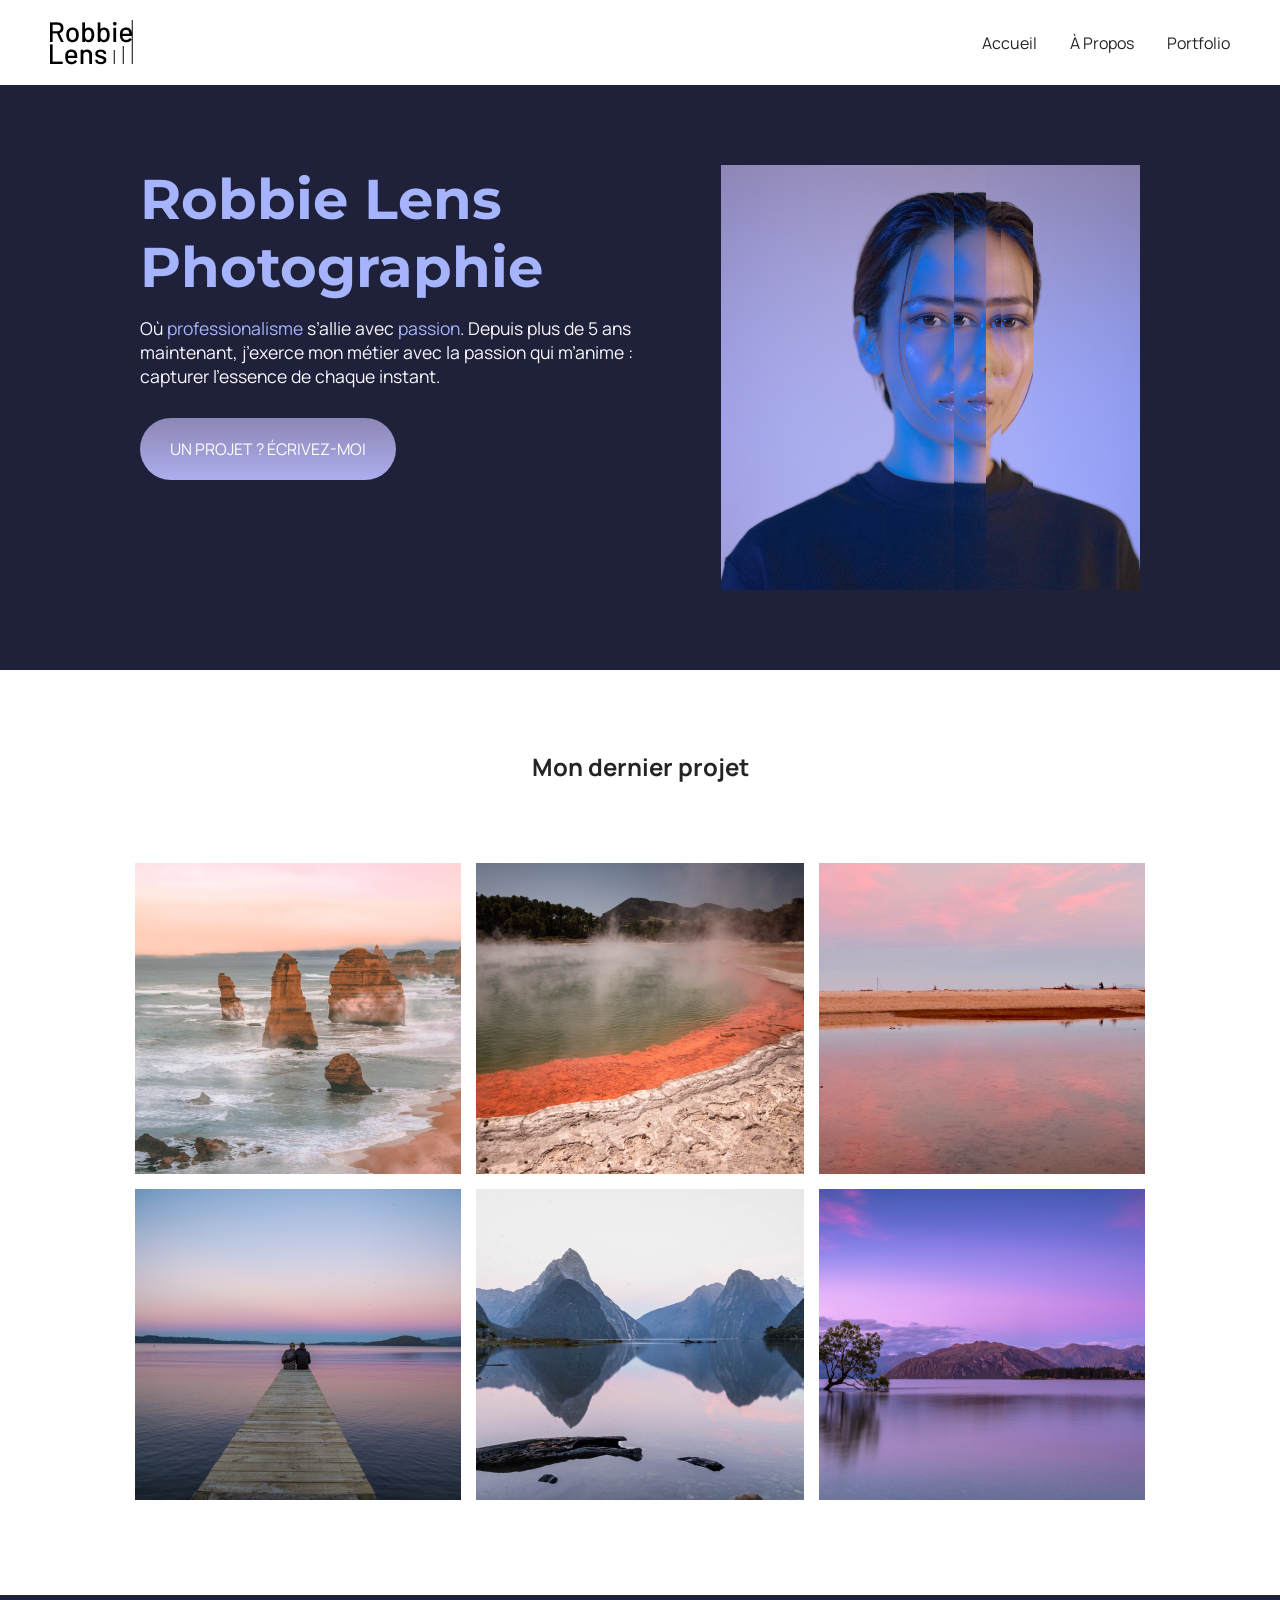
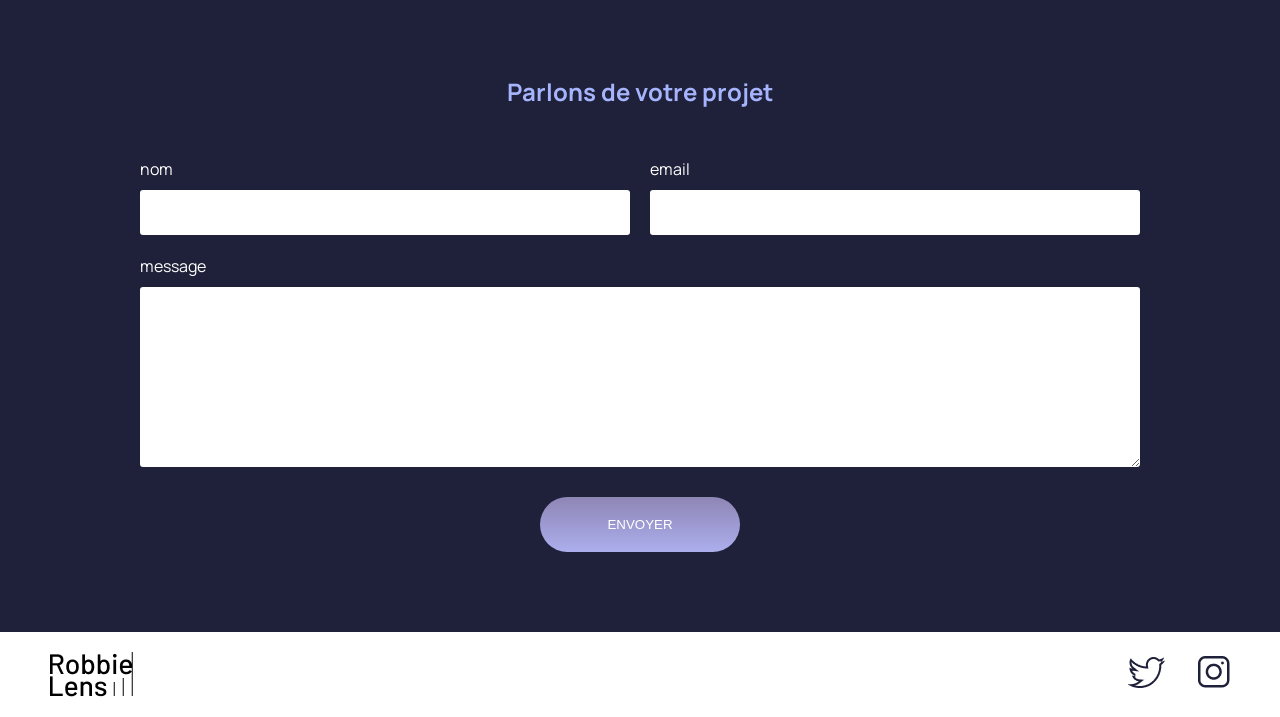
<file: Openclassrooms/index.html>
<!doctype html>
<html lang="fr">
  <head>
    <meta charset="utf-8" />
    <title>Accueil - Robbie Lens Photographie</title>
    <link rel="stylesheet" href="style/style.css" />
    <link rel="stylesheet" href="style/index.css" />
    <link rel="preconnect" href="https://fonts.googleapis.com" />
    <link rel="preconnect" href="https://fonts.gstatic.com" crossorigin />
    <link
      href="https://fonts.googleapis.com/css2?family=Montserrat:ital,wght@0,100..900;1,100..900&display=swap"
      rel="stylesheet" />
    <link rel="preconnect" href="https://fonts.googleapis.com" />
    <link rel="preconnect" href="https://fonts.gstatic.com" crossorigin />
    <link
      href="https://fonts.googleapis.com/css2?family=Manrope:wght@200..800&family=Montserrat:ital,wght@0,100..900;1,100..900&display=swap"
      rel="stylesheet" />
    <meta name="viewport" content="width=device-width, initial-scale=1.0" />
  </head>

  <body>
    <header>
      <nav>
        <img src="images/logo.png" alt="Logo Robbie Lens" />
        <div>
          <a href="index.html">Accueil</a>
          <a href="a-propos.html">À Propos</a>
          <a href="portfolio.html">Portfolio</a>
        </div>
      </nav>
    </header>
    <main>
      <section class="accueil-introduction">
        <div>
          <h1>Robbie Lens Photographie</h1>
          <p>
            Où <em>professionalisme</em> s’allie avec <em>passion</em>. Depuis plus de 5 ans maintenant, j’exerce mon
            métier avec la passion qui m’anime : capturer l’essence de chaque instant.
          </p>
          <a href="#contact" class="cta">UN PROJET ? ÉCRIVEZ-MOI</a>
        </div>
        <img src="images/robbie-lens.png" alt="Portrait avec effet de la photographe Robbie Lens" />
      </section>
      <section class="accueil-photos">
        <h2>Mon dernier projet</h2>
        <div>
          <img src="images/accueil/element-1.png" alt="Twelve apostles - Australie" />
          <img src="images/accueil/element-2.png" alt="Wai-O-Tapu - Nouvelle-Zélande" />
          <img src="images/accueil/element-3.png" alt="Parc National d’Abel Tasman - Nouvelle-Zélande" />
        </div>
        <div>
          <img src="images/accueil/element-4.png" alt="Lac Rotorua - Nouvelle-Zélande" />
          <img src="images/accueil/element-5.png" alt="Milford Sound - Nouvelle-Zélande" />
          <img src="images/accueil/element-6.png" alt="Lac Wanaka - Nouvelle-Zélande" />
        </div>
      </section>
      <section id="contact" class="section-contact">
        <h2>Parlons de votre projet</h2>
        <form action="#" method="get">
          <div class="form-nom-email">
            <div class="form-column">
              <label for="nom">nom</label>
              <input type="text" name="nom" id="nom" />
            </div>
            <div class="form-column">
              <label for="email">email</label>
              <input type="email" name="email" id="email" />
            </div>
          </div>
          <label for="message">message</label>
          <textarea name="message" id="message" rows="10"></textarea>
          <input type="submit" value="ENVOYER" class="cta" />
        </form>
      </section>
    </main>
    <footer>
      <img src="images/logo.png" alt="Logo Robbie Lens" />
      <div>
        <a href="https://x.com/" target="_blank" class="lien-icone">
          <img src="images/twitter.png" alt="Logo Twitter" />
        </a>
        <a href="https://www.instagram.com/" target="_blank" class="lien-icone">
          <img src="images/instagram.png" alt="Logo Instagram" />
        </a>
      </div>
    </footer>
  </body>
</html>
</file>
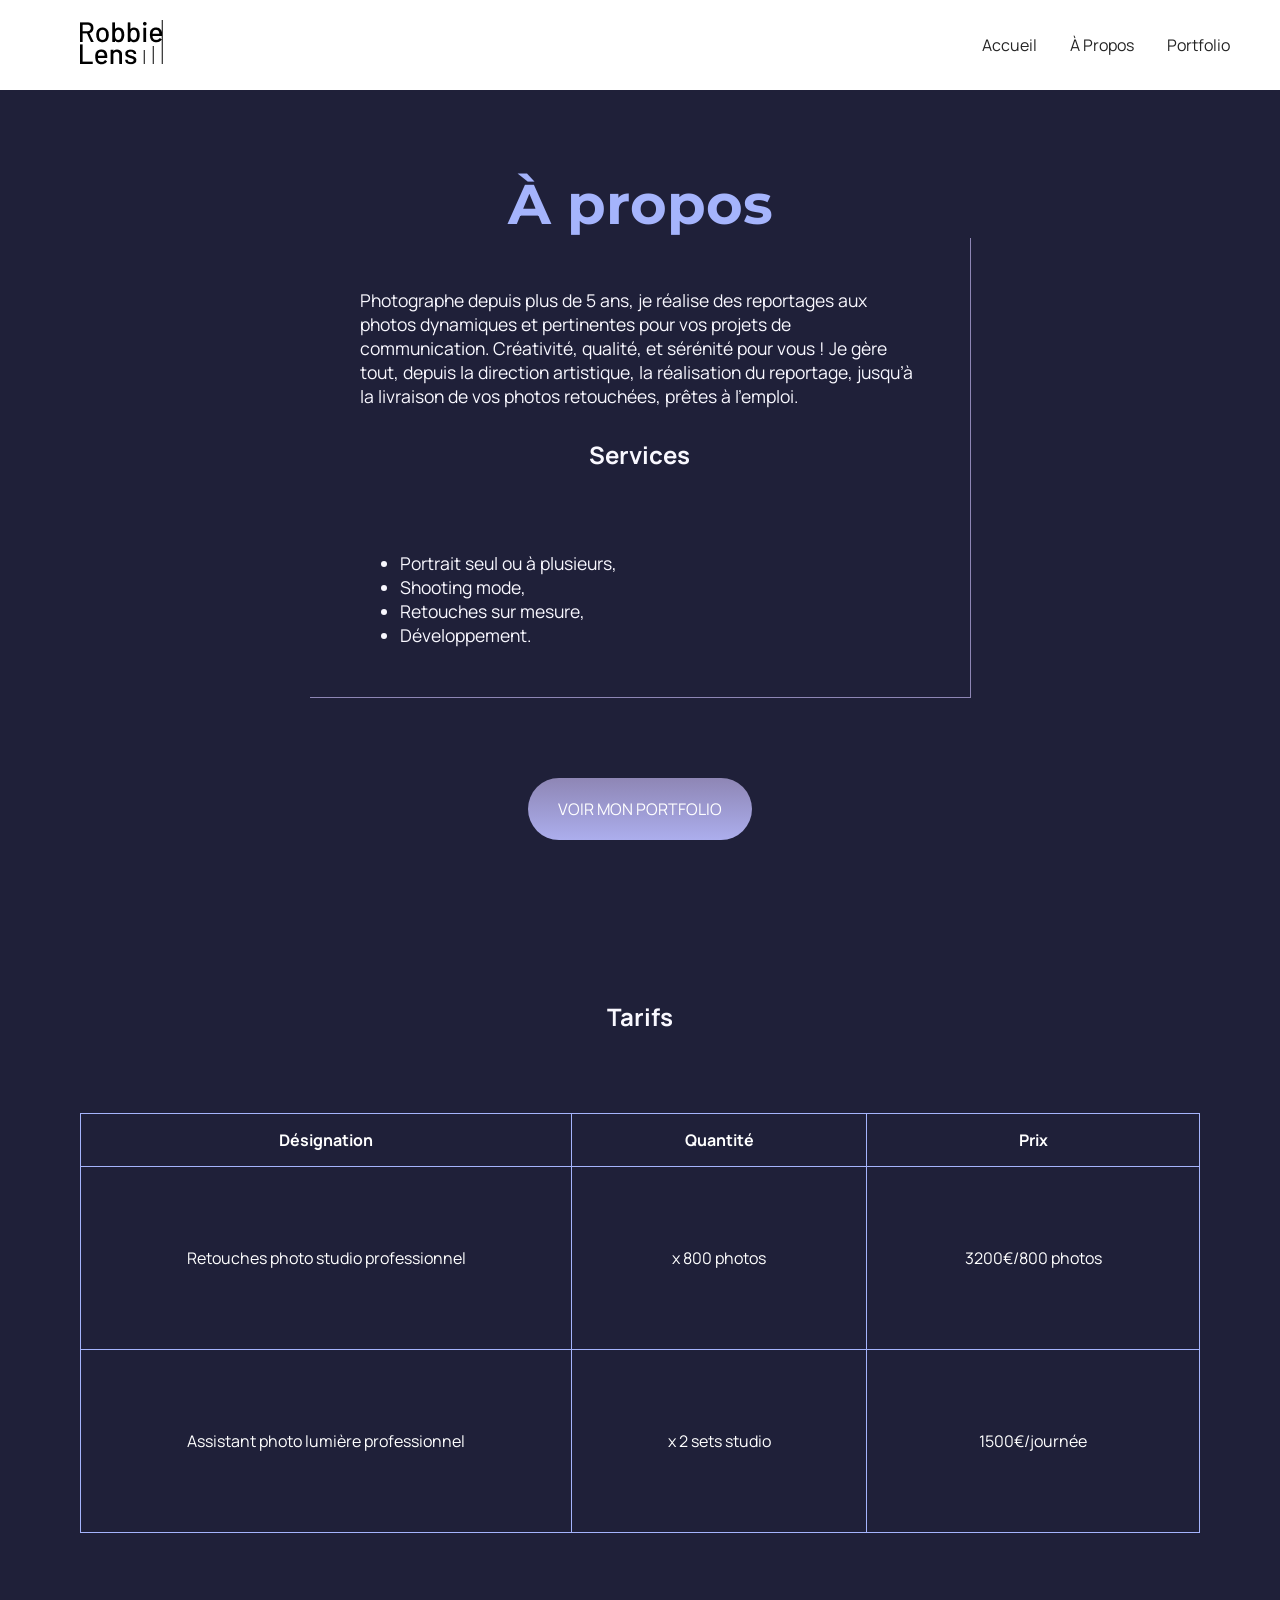
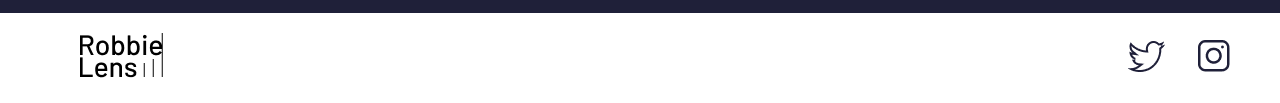
<file: Openclassrooms/a-propos.html>
<!doctype html>

<html lang="fr">
  <head>
    <meta charset="utf-8" />
    <title>À propos - Robbie Lens Photographie</title>
    <link rel="stylesheet" href="style/style.css" />
    <link rel="stylesheet" href="style/a-propos.css" />
    <link rel="preconnect" href="https://fonts.googleapis.com" />
    <link rel="preconnect" href="https://fonts.gstatic.com" crossorigin />
    <link
      href="https://fonts.googleapis.com/css2?family=Montserrat:ital,wght@0,100..900;1,100..900&display=swap"
      rel="stylesheet" />
    <link rel="preconnect" href="https://fonts.googleapis.com" />
    <link rel="preconnect" href="https://fonts.gstatic.com" crossorigin />
    <link
      href="https://fonts.googleapis.com/css2?family=Manrope:wght@200..800&family=Montserrat:ital,wght@0,100..900;1,100..900&display=swap"
      rel="stylesheet" />
    <meta name="viewport" content="width=device-width, initial-scale=1.0" />
  </head>

  <body>
    <header>
      <nav>
        <a href="index.html" class="lien-icone">
          <img src="images/logo.png" alt="Logo Robbie Lens" />
        </a>
        <div>
          <a href="index.html">Accueil</a>
          <a href="a-propos.html">À Propos</a>
          <a href="portfolio.html">Portfolio</a>
        </div>
      </nav>
    </header>
    <main class="a-propos-main">
      <section>
        <h1>À propos</h1>
        <div class="carre-contenu">
          <p>
            Photographe depuis plus de 5 ans, je réalise des reportages aux photos dynamiques et pertinentes pour vos
            projets de communication. Créativité, qualité, et sérénité pour vous ! Je gère tout, depuis la direction
            artistique, la réalisation du reportage, jusqu’à la livraison de vos photos retouchées, prêtes à l’emploi.
          </p>
          <h2>Services</h2>
          <ul>
            <li>Portrait seul ou à plusieurs,</li>
            <li>Shooting mode,</li>
            <li>Retouches sur mesure,</li>
            <li>Développement.</li>
          </ul>
        </div>
        <div>
          <a href="" class="cta">VOIR MON PORTFOLIO</a>
        </div>
      </section>
      <section>
        <h2>Tarifs</h2>
        <table>
          <thead>
            <tr>
              <th>Désignation</th>
              <th>Quantité</th>
              <th>Prix</th>
            </tr>
          </thead>
          <tbody>
            <tr>
              <td>Retouches photo studio professionnel</td>
              <td>x 800 photos</td>
              <td>3200€/800 photos</td>
            </tr>
            <tr>
              <td>Assistant photo lumière professionnel</td>
              <td>x 2 sets studio</td>
              <td>1500€/journée</td>
            </tr>
          </tbody>
        </table>
      </section>
    </main>
    <footer>
      <a href="index.html" class="lien-icone">
        <img src="images/logo.png" alt="Logo Robbie Lens" />
      </a>
      <div>
        <a href="https://x.com/" target="_blank" class="lien-icone">
          <img src="images/twitter.png" alt="Logo x" />
        </a>
        <a href="https://www.instagram.com/" target="_blank" class="lien-icone">
          <img src="images/instagram.png" alt="Logo Instagram" />
        </a>
      </div>
    </footer>
  </body>
</html>
</file>
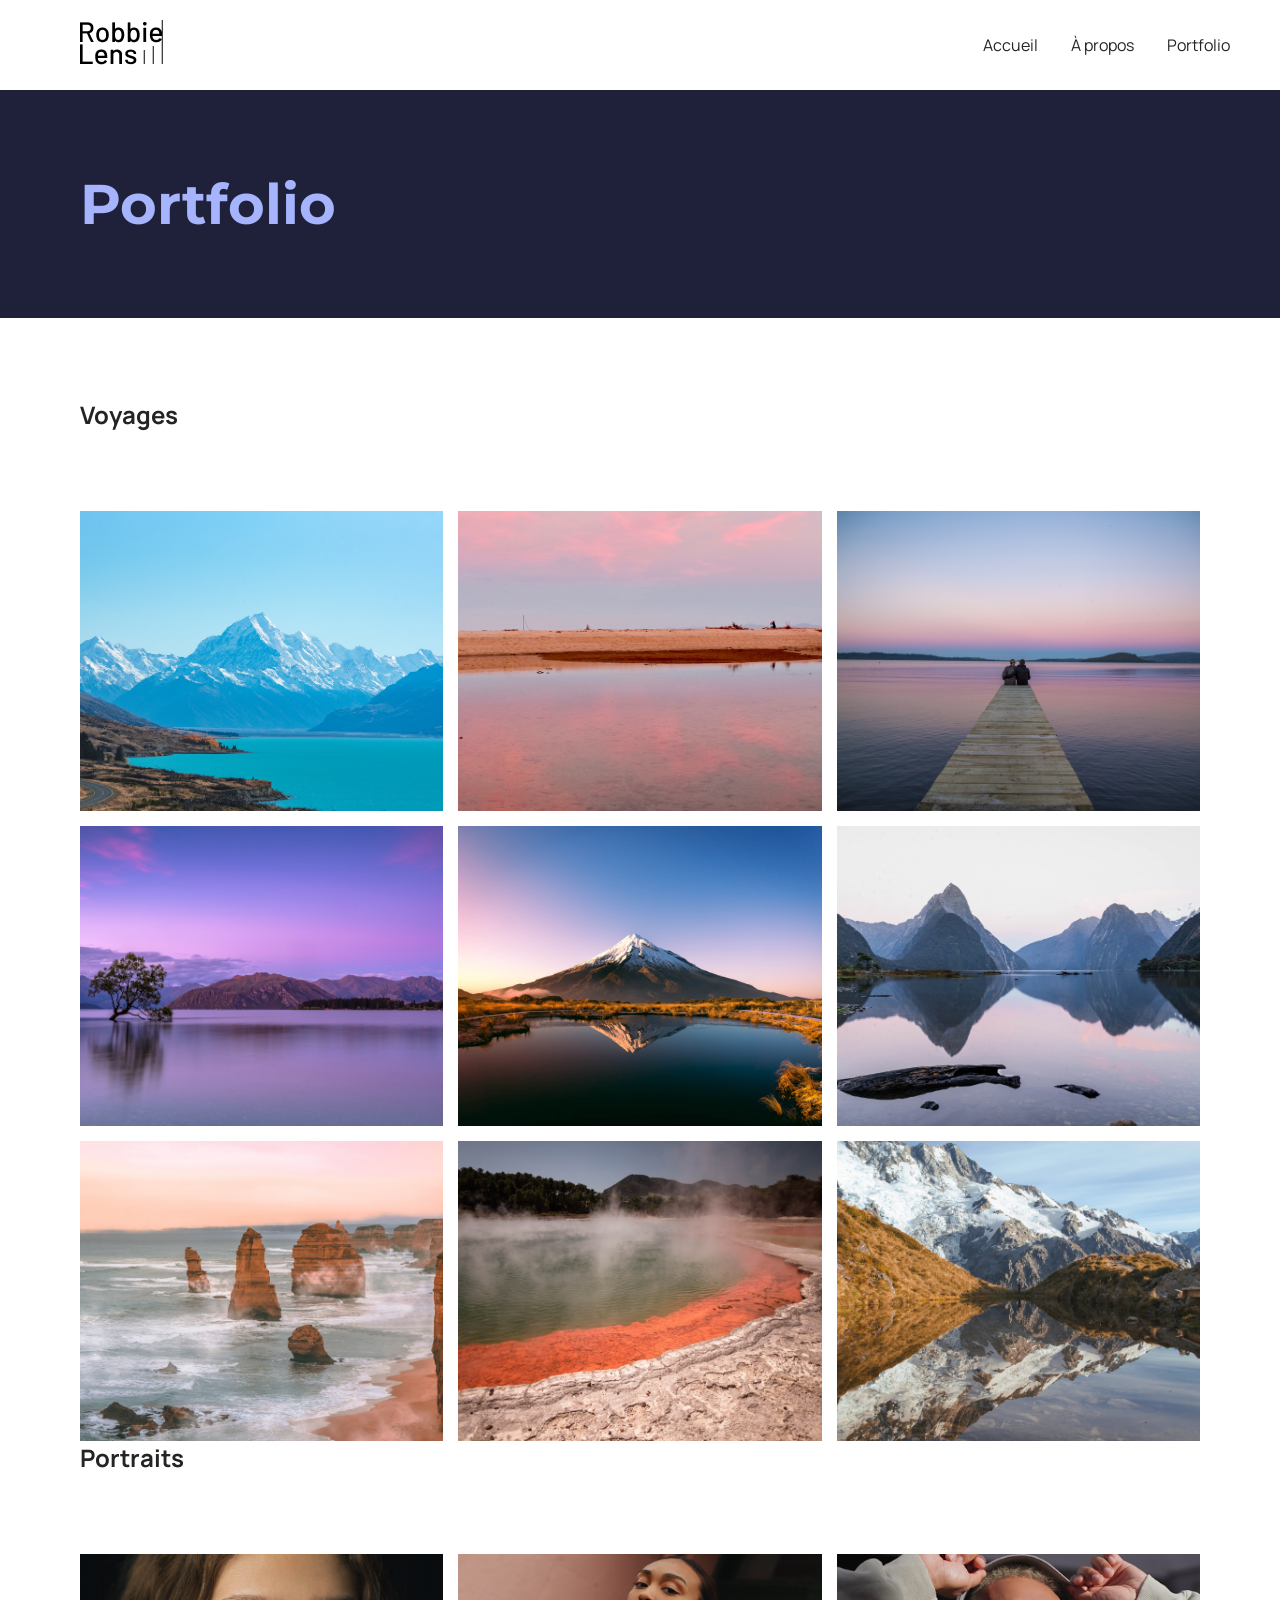
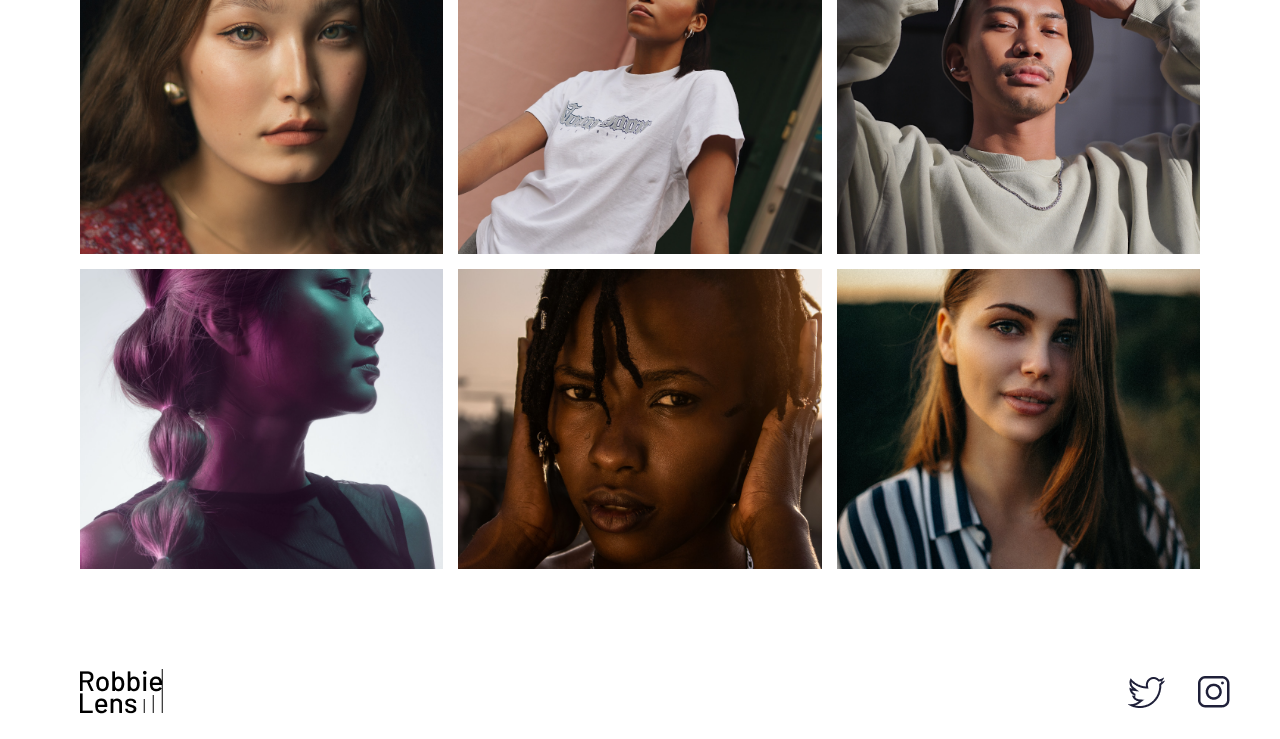
<file: Openclassrooms/portfolio.html>
<!doctype html>
<html lang="fr">
  <head>
    <meta charset="utf-8" />
    <title>Portfolio - Robbie Lens Photographie</title>
    <link href="style/style.css" rel="stylesheet" />
    <link rel="stylesheet" href="style/portfolio.css" />
    <link rel="preconnect" href="https://fonts.googleapis.com" />
    <link rel="preconnect" href="https://fonts.gstatic.com" crossorigin />
    <link href="https://fonts.googleapis.com/css2?family=Manrope&family=Montserrat&display=swap" rel="stylesheet" />
    <meta name="viewport" content="width=device-width, initial-scale=1.0" />
  </head>

  <body>
    <header>
      <nav>
        <a href="index.html" class="lien-icone">
          <img src="images/logo.png" alt="Logo Robbie Lens" />
        </a>
        <div>
          <a href="index.html">Accueil</a>
          <a href="a-propos.html">À propos</a>
          <a href="portfolio.html">Portfolio</a>
        </div>
      </nav>
    </header>
    <main>
      <section>
        <h1>Portfolio</h1>
      </section>
      <section class="portfolio-section-photos">
        <h2>Voyages</h2>
        <div class="grid-paysages">
          <a href="images/portfolio/paysage1.jpg" class="lien-conteneur-photo">
            <img src="images/portfolio/paysage1.jpg" alt="Mont Aoraki - Nouvelle-Zélande" />
            <div class="photo-hover">Voir la photo</div>
          </a>
          <a href="images/portfolio/paysage2.jpg" class="lien-conteneur-photo">
            <img src="images/portfolio/paysage2.jpg" alt="Parc National d’Abel Tasman - Nouvelle-Zélande" />
            <div class="photo-hover">Voir la photo</div>
          </a>
          <a href="images/portfolio/paysage3.jpg" class="lien-conteneur-photo">
            <img src="images/portfolio/paysage3.jpg" alt="Lac Rotorua - Nouvelle-Zélande" />
            <div class="photo-hover">Voir la photo</div>
          </a>
          <a href="images/portfolio/paysage4.jpg" class="lien-conteneur-photo">
            <img src="images/portfolio/paysage4.jpg" alt="Lac Wanaka - Nouvelle-Zélande" />
            <div class="photo-hover">Voir la photo</div>
          </a>
          <a href="images/portfolio/paysage5.jpg" class="lien-conteneur-photo">
            <img src="images/portfolio/paysage5.jpg" alt="Mont Taranaki - Nouvelle-Zélande" />
            <div class="photo-hover">Voir la photo</div>
          </a>
          <a href="images/portfolio/paysage6.jpg" class="lien-conteneur-photo">
            <img src="images/portfolio/paysage6.jpg" alt="Milford Sound - Nouvelle-Zélande" />
            <div class="photo-hover">Voir la photo</div>
          </a>
          <a href="images/portfolio/paysage7.jpg" class="lien-conteneur-photo">
            <img src="images/portfolio/paysage7.jpg" alt="Twelve Apostle - Australie" />
            <div class="photo-hover">Voir la photo</div>
          </a>
          <a href="images/portfolio/paysage8.jpg" class="lien-conteneur-photo">
            <img src="images/portfolio/paysage8.jpg" alt="Wai-O-Tapu - Nouvelle-Zélande" />
            <div class="photo-hover">Voir la photo</div>
          </a>
          <a href="images/portfolio/paysage9.jpg" class="lien-conteneur-photo">
            <img src="images/portfolio/paysage9.jpg" alt="Mont Cook - Nouvelle Zélande" />
            <div class="photo-hover">Voir la photo</div>
          </a>
        </div>

        <h2>Portraits</h2>
        <div class="grid-portraits">
          <a href="images/portfolio/portrait1.jpg" class="lien-conteneur-photo">
            <img src="images/portfolio/portrait1.jpg" alt="Portrait jeune femme 1" />
            <div class="photo-hover">Voir la photo</div>
          </a>
          <a href="images/portfolio/portrait2.jpg" class="lien-conteneur-photo">
            <img src="images/portfolio/portrait2.jpg" alt="Portrait jeune femme 2" />
            <div class="photo-hover">Voir la photo</div>
          </a>
          <a href="images/portfolio/portrait3.jpg" class="lien-conteneur-photo">
            <img src="images/portfolio/portrait3.jpg" alt="Portrait jeune homme 3" />
            <div class="photo-hover">Voir la photo</div>
          </a>
          <a href="images/portfolio/portrait4.jpg" class="lien-conteneur-photo">
            <img src="images/portfolio/portrait4.jpg" alt="Portrait jeune femme 4" />
            <div class="photo-hover">Voir la photo</div>
          </a>
          <a href="images/portfolio/portrait5.jpg" class="lien-conteneur-photo">
            <img src="images/portfolio/portrait5.jpg" alt="Portrait jeune femme 5" />
            <div class="photo-hover">Voir la photo</div>
          </a>
          <a href="images/portfolio/portrait6.jpg" class="lien-conteneur-photo">
            <img src="images/portfolio/portrait6.jpg" alt="Portrait jeune femme 6" />
            <div class="photo-hover">Voir la photo</div>
          </a>
        </div>
      </section>
    </main>
    <footer>
      <a href="index.html" class="lien-icone">
        <img src="images/logo.png" alt="Logo Robbie Lens" />
      </a>
      <div>
        <a target="_blank" href="https://twitter.com/" class="lien-icone">
          <img src="images/twitter.png" alt="Logo Twitter" />
        </a>
        <a target="_blank" href="https://www.instagram.com/" class="lien-icone">
          <img src="images/instagram.png" alt="Logo Instagram" />
        </a>
      </div>
    </footer>
  </body>
</html>
</file>
<file: Openclassrooms/style/style.css>
* {
  margin: 0;
}

body {
  font-family: 'Manrope', sans-serif;
  font-size: 1em;
  background-color: #1f2039;
}

a {
  color: #242424;
  text-decoration: none;
}

em {
  color: #a5b4fc;
  font-style: normal;
}

h1 {
  font-size: 3.5em;
  color: #a5b4fc;
  font-family: 'Montserrat', sans-serif;
}

h2 {
  color: #f9f8ff;
}

p,
li {
  font-size: 1.1em;
  color: #f9f8ff;
}

header,
footer {
  background-color: white;
  padding: 20px 50px;
}

.cta {
  display: inline-block;
  background: linear-gradient(#8e86b5, #acaeed);
  color: white;
  border-radius: 50px;
  padding: 20px 30px;
}

a:hover {
  text-decoration: underline;
}

.cta:hover {
  background: linear-gradient(#696484, #8788ba);
  text-decoration: none;
}

.lien-icone {
  margin-left: 30px;
}

.lien-icone:hover {
  opacity: 0.5;
}

section {
  padding: 80px;
}

footer,
nav {
  display: flex;
  flex-direction: row;
  align-items: center;
  justify-content: space-between;
}

nav a {
  margin-left: 30px;
}

@media screen and (max-width: 996px) {
  header nav {
    flex-direction: column;
    align-items: center;
    justify-content: center;
  }

  header nav img {
    margin-bottom: 20px;
  }

  header,
  footer {
    padding: 20px 20px;
  }

  h1 {
    font-size: 2em;
  }

  section {
    padding: 50px 20px 50px 20px;
  }

  nav a {
    margin-left: 10px;
    margin-right: 10px;
  }
}
</file>
<file: Openclassrooms/style/index.css>
.accueil-photos {
  background-color: white;
  padding: 80px;
}

.accueil-photos h2 {
  color: #242424;
  text-align: center;
  margin-bottom: 80px;
}

.accueil-photos div {
  display: flex;
  flex-direction: row;
  gap: 15px;
  justify-content: center;
  margin-bottom: 15px;
}

.accueil-introduction {
  display: flex;
  flex-direction: row;
  max-width: 1000px;
  align-items: flex-start;
  margin: auto;
}

.accueil-introduction h1 {
  margin-bottom: 15px;
}

.accueil-introduction p {
  margin-bottom: 30px;
}

.accueil-introduction div {
  padding-right: 80px;
}

.section-contact h2 {
  color: #a5b4fc;
  text-align: center;
  margin-bottom: 50px;
}

form {
  display: flex;
  flex-direction: column;
  max-width: 1000px;
  margin: auto;
  color: white;
}

.form-nom-email {
  display: flex;
  flex-direction: row;
  gap: 20px;
}

.form-column {
  flex: 1;
  display: flex;
  flex-direction: column;
  margin-bottom: 20px;
}

input,
textarea {
  padding: 15px;
  border-radius: 3px;
  border: none;
}

label {
  margin-bottom: 10px;
}

input[type='submit'] {
  width: 200px;
  margin: auto;
  margin-top: 30px;
}

@media screen and (max-width: 996px) {
  .accueil-introduction {
    flex-direction: column;
    align-items: center;
    justify-content: center;
  }

  .accueil-introduction div {
    padding-right: 0;
    text-align: center;
    order: 2;
  }

  .accueil-introduction img {
    order: 1;
    margin-bottom: 20px;
    width: 100%;
  }

  .accueil-photos {
    padding: 20px;
  }

  .accueil-photos div {
    flex-direction: column;
  }

  .section-contact {
    padding: 50px 20px;
  }

  .form-nom-email {
    flex-direction: column;
    gap: 0;
  }
}
</file>
<file: Openclassrooms/style/a-propos.css>
.carre-contenu {
  border-right: 1px solid #8e86b5;
  border-bottom: 1px solid #8e86b5;
  padding: 50px;
  width: 50%;
  margin: auto;
  margin-bottom: 80px;
}

.carre-contenu h2 {
  margin-top: 30px;
}

.carre-contenu ul {
  margin-top: 30px;
}

.carre-contenu + div {
  text-align: center;
}

.a-propos-main {
  margin: auto;
}

table {
  color: white;
  text-align: center;
  width: 100%;
  border-collapse: collapse;
}

td,
th {
  padding: 15px;
  border: 1px solid #a5b4fc;
}

td {
  padding: 80px;
}

h2 {
  margin-bottom: 80px;
}

h1,
h2 {
  text-align: center;
}

@media screen and (max-width: 996px) {
  .section-tarifs {
    display: none;
  }
}
</file>
<file: Openclassrooms/style/portfolio.css>
.portfolio-section-photos {
  background-color: white;
}

.portfolio-section-photos h2 {
  color: #242424;
  margin-bottom: 80px;
}

.grid-paysages {
  display: grid;
  grid-template-columns: 1fr 1fr 1fr;
  grid-template-rows: 300px 300px 300px;
  gap: 15px;
}

.grid-portraits {
  display: grid;
  grid-template-columns: 1fr 1fr 1fr;
  grid-template-rows: 300px 300px;
  gap: 15px;
}

.grid-paysages img,
.grid-portraits img {
  width: 100%;
  height: 100%;
  object-fit: cover;
}

.lien-conteneur-photo {
  position: relative;
}

.photo-hover {
  position: absolute;
  top: 0;
  left: 0;
  right: 0;
  bottom: 0;
  display: flex;
  align-items: center;
  justify-content: center;
  font-size: 1.5em;
  color: white;
  background-color: rgba(0, 0, 0, 0.7);
  display: none;
}

.lien-conteneur-photo:hover .photo-hover {
  display: flex;
}

@media screen and (max-width: 996px) {
  .grid-paysages {
    grid-template-columns: 1fr;
    gap: 15px;
  }

  .grid-portraits {
    grid-template-columns: 1fr;
    gap: 15px;
  }
}
</file>
